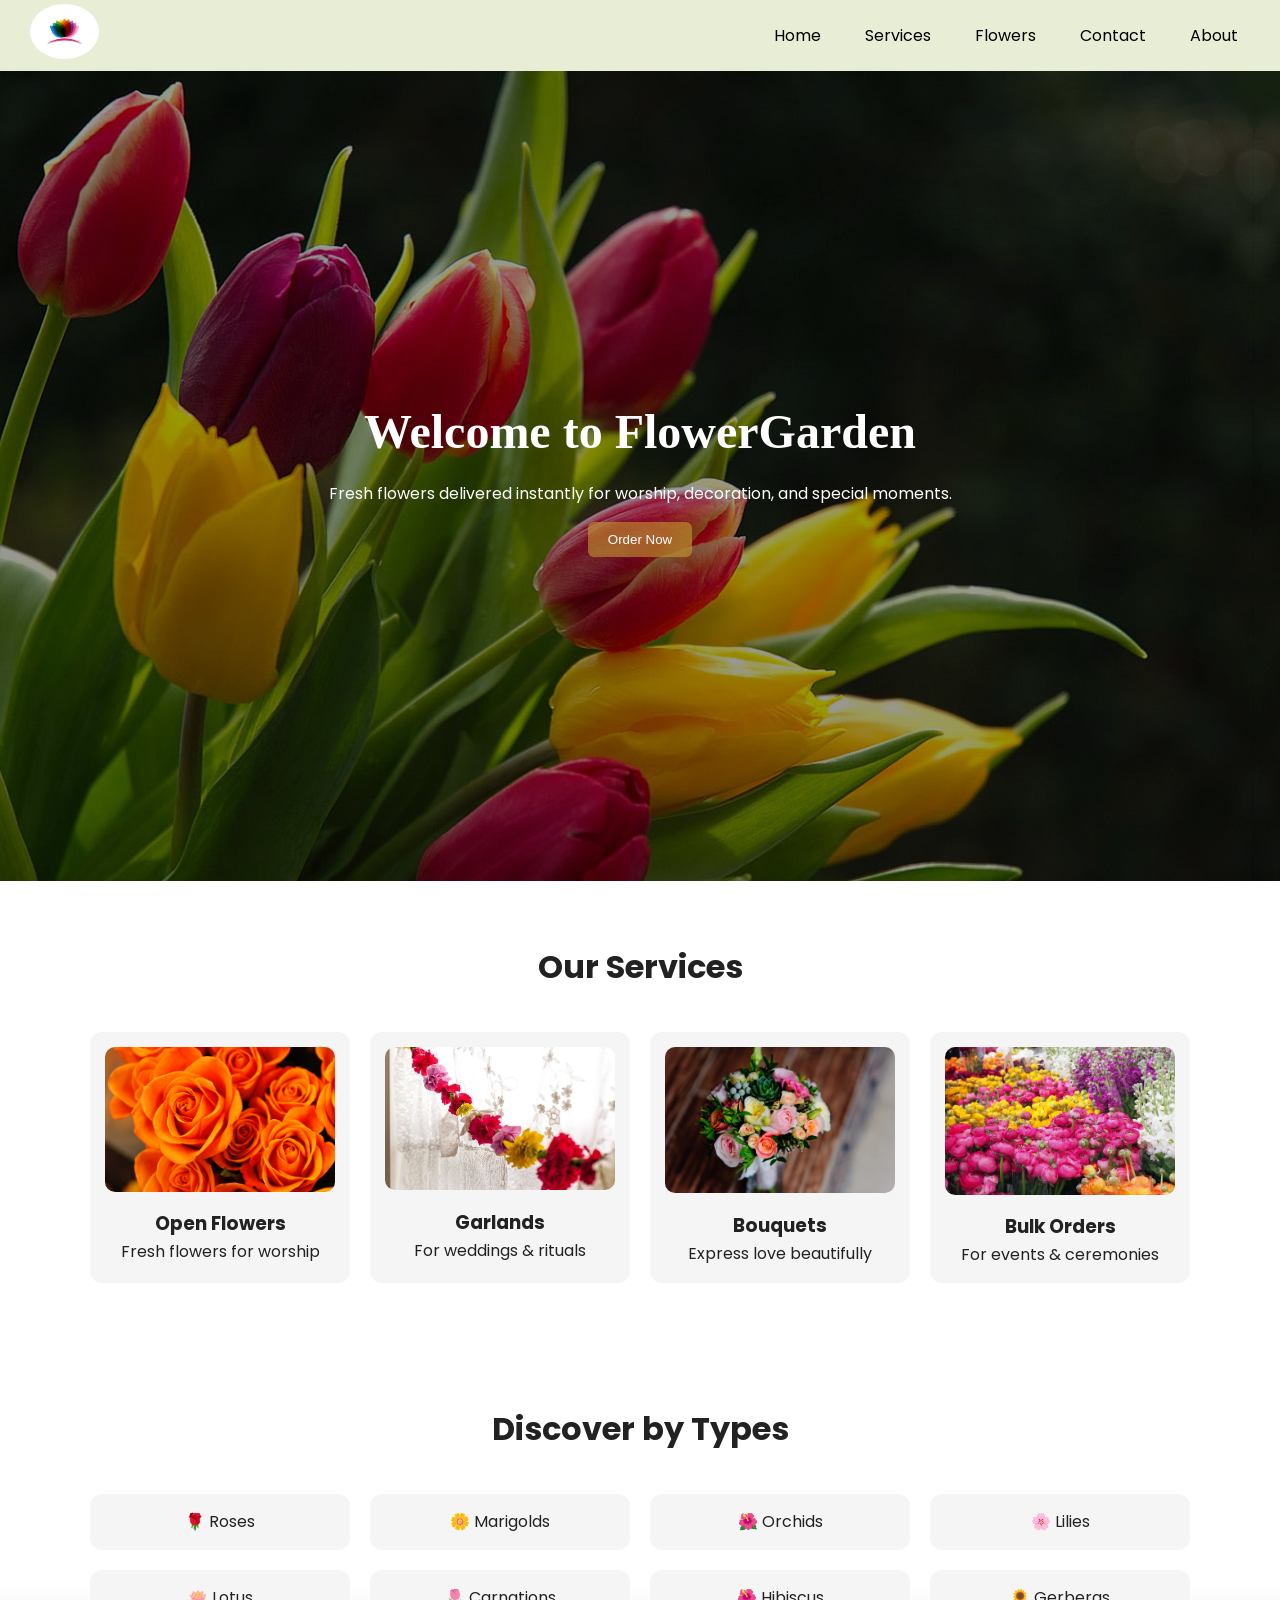
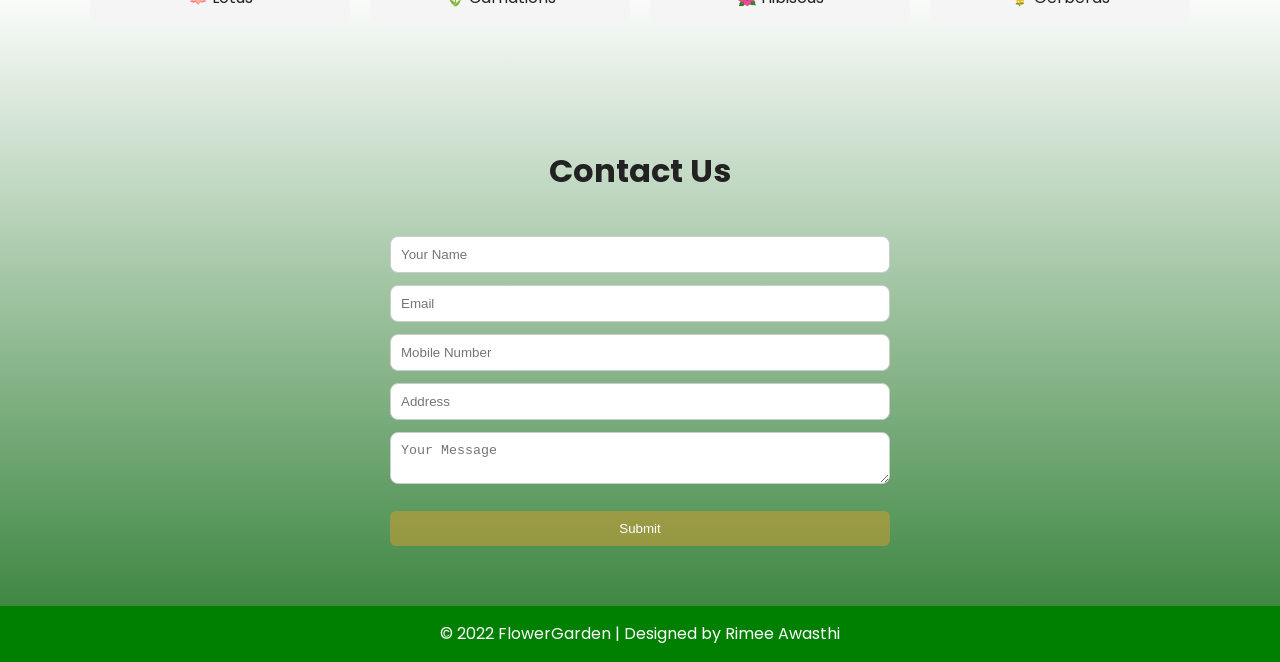
<file: index.html>
<!DOCTYPE html>
<html lang="en">

<head>
    <meta charset="UTF-8">
    <meta name="viewport" content="width=device-width, initial-scale=1.0">
    <title>FlowerGarden | Fresh Flower Delivery</title>
    <link href="https://fonts.googleapis.com/css2?family=Poppins:wght@300;400;500;600&display=swap" rel="stylesheet">
    <link rel="stylesheet" href="css/style.css">
    <script src="js/script.js"></script>
</head>

<body>

    <!-- NAVBAR -->
    <nav id="navbar">
        <div id="logo">
            <img src="images/logo.jpg" alt="FlowerGarden Logo">
        </div>

        <ul>
            <li><a href="#home">Home</a></li>
            <li><a href="#services">Services</a></li>
            <li><a href="#types">Flowers</a></li>
            <li><a href="#contact">Contact</a></li>
            <li><a href="about.html">About</a></li>
        </ul>
    </nav>

    <!-- HOME -->
    <section id="home">
        <div class="home-content">
            <h1>Welcome to FlowerGarden</h1>
            <p>Fresh flowers delivered instantly for worship, decoration, and special moments.</p>
            <button class="btn">Order Now</button>
        </div>
    </section>

    <!-- SERVICES -->
    <section id="services">
        <h2 class="section-title">Our Services</h2>

        <div class="grid">
            <div class="card">
                <img src="images/services_img1.jpg" alt="">
                <h3>Open Flowers</h3>
                <p>Fresh flowers for worship</p>
            </div>

            <div class="card">
                <img src="images/services_img2.jpg" alt="">
                <h3>Garlands</h3>
                <p>For weddings & rituals</p>
            </div>

            <div class="card">
                <img src="images/services_img3.jpg" alt="">
                <h3>Bouquets</h3>
                <p>Express love beautifully</p>
            </div>

            <div class="card">
                <img src="images/services_img4.jpg" alt="">
                <h3>Bulk Orders</h3>
                <p>For events & ceremonies</p>
            </div>
        </div>
    </section>

    <!-- TYPES -->
    <section id="types">
        <h2 class="section-title">Discover by Types</h2>

        <div class="grid small">
            <div class="card">🌹 Roses</div>
            <div class="card">🌼 Marigolds</div>
            <div class="card">🌺 Orchids</div>
            <div class="card">🌸 Lilies</div>
            <div class="card">🪷 Lotus</div>
            <div class="card">🌷 Carnations</div>
            <div class="card">🌺 Hibiscus</div>
            <div class="card">🌻 Gerberas</div>
        </div>
    </section>

    <!-- CONTACT -->
    <section id="contact">
        <h2 class="section-title">Contact Us</h2>

        <form class="contact-form">
            <input type="text" placeholder="Your Name">
            <input type="email" placeholder="Email">
            <input type="text" placeholder="Mobile Number">
            <input type="text" placeholder="Address">
            <textarea placeholder="Your Message"></textarea>

            <button class="btn">Submit</button>
        </form>
    </section>

    <!-- FOOTER -->
    <footer>
        <p>© 2022 FlowerGarden | Designed by Rimee Awasthi</p>
    </footer>
</body>

</html>
</file>
<file: css/style.css>
/* RESET */
* {
    margin: 0;
    padding: 0;
    box-sizing: border-box;
}

body {
    /* font-family: Arial, sans-serif; */
    line-height: 1.6;
    color: #222;
    font-family: 'Poppins', sans-serif;
    background: linear-gradient(to bottom, white 70%, #2e7d32 100%);
}


/* NAVBAR */
#navbar {
    display: flex;
    justify-content: space-between;
    align-items: center;
    padding: 4px 30px;
    position: sticky;
    top: 0;
    background: rgba(142, 169, 51, 0.2);
    backdrop-filter: blur(8px);
    z-index: 1000;
}

#logo img {
    height: 55px;
    border-radius: 50%;
}

#navbar ul {
    display: flex;
    list-style: none;
    gap: 20px;
}

#navbar ul li a {
    text-decoration: none;
    color: #000;
    padding: 8px 12px;
    transition: 0.3s;
}

#navbar ul li a:hover {
    color: green;
    font-weight: bold;
    background-color: transparent;
    border-radius: 6px;
}

/* HOME */
#home {
    height: 90vh;
    background: url('../images/home.jpg') center/cover no-repeat;
    display: flex;
    justify-content: center;
    align-items: center;
    text-align: center;
    position: relative;
    color: white;
}

#home::before {
    content: "";
    position: absolute;
    inset: 0;
    background: rgba(0, 0, 0, 0.4);
}

.home-content {
    position: relative;
    z-index: 1;
}

#home h1 {
    font-family: Georgia, 'Times New Roman', Times, serif;
    font-size: 3rem;
    margin-bottom: 10px;
}

/* BUTTON */
.btn {
    padding: 10px 20px;
    border: none;
    margin-top: 15px;
    background: #c89e3394;
    color: white;
    border-radius: 6px;
    cursor: pointer;
    transition: 0.3s;
}

.btn:hover {
    background: darkgreen;
}

/* SECTIONS */
section {
    padding: 60px 20px;
}

.section-title {
    text-align: center;
    font-size: 2rem;
    margin-bottom: 40px;
}

/* GRID SYSTEM */
.grid {
    display: grid;
    grid-template-columns: repeat(auto-fit, minmax(220px, 1fr));
    gap: 20px;
    max-width: 1100px;
    margin: auto;
}

.card {
    background: #f5f5f5;
    padding: 15px;
    border-radius: 12px;
    text-align: center;
    transition: 0.3s;
}

.card:hover {
    transform: translateY(-5px);
    box-shadow: 0 10px 20px rgba(0, 0, 0, 0.2);
    background: linear-gradient(135deg, #a8e063, #56ab2f);
}

.card img {
    width: 100%;
    border-radius: 10px;
    margin-bottom: 10px;
}

/* CONTACT */
.contact-form {
    max-width: 500px;
    margin: auto;
    display: flex;
    flex-direction: column;
    gap: 12px;
}

.contact-form input,
.contact-form textarea {
    padding: 10px;
    border: 1px solid #ccc;
    border-radius: 8px;
}

/* FOOTER */
footer {
    text-align: center;
    padding: 15px;
    background: green;
    color: white;
}

/* RESPONSIVE */
@media (max-width: 768px) {
    #navbar {
        flex-direction: column;
        gap: 10px;
    }

    #home h1 {
        font-size: 2rem;
    }
}

html {
    scroll-behavior: smooth;
}
</file>
